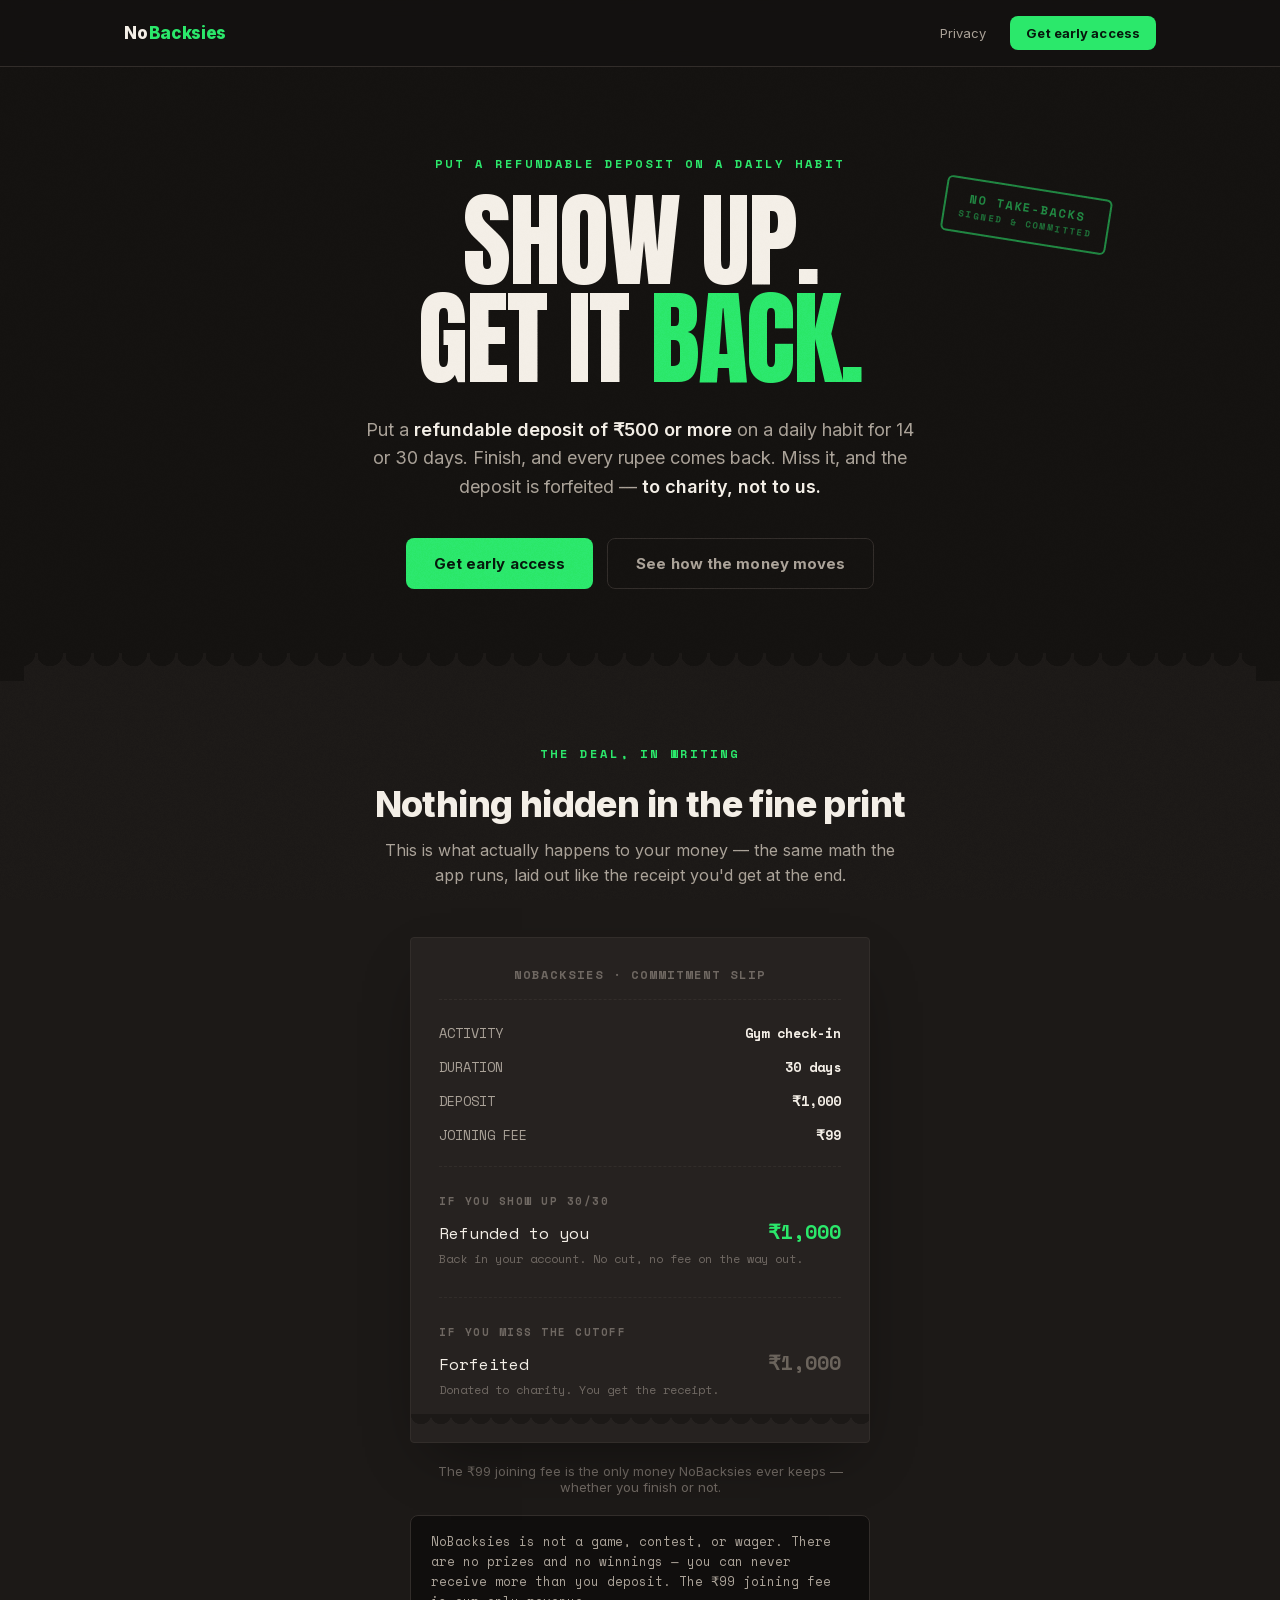
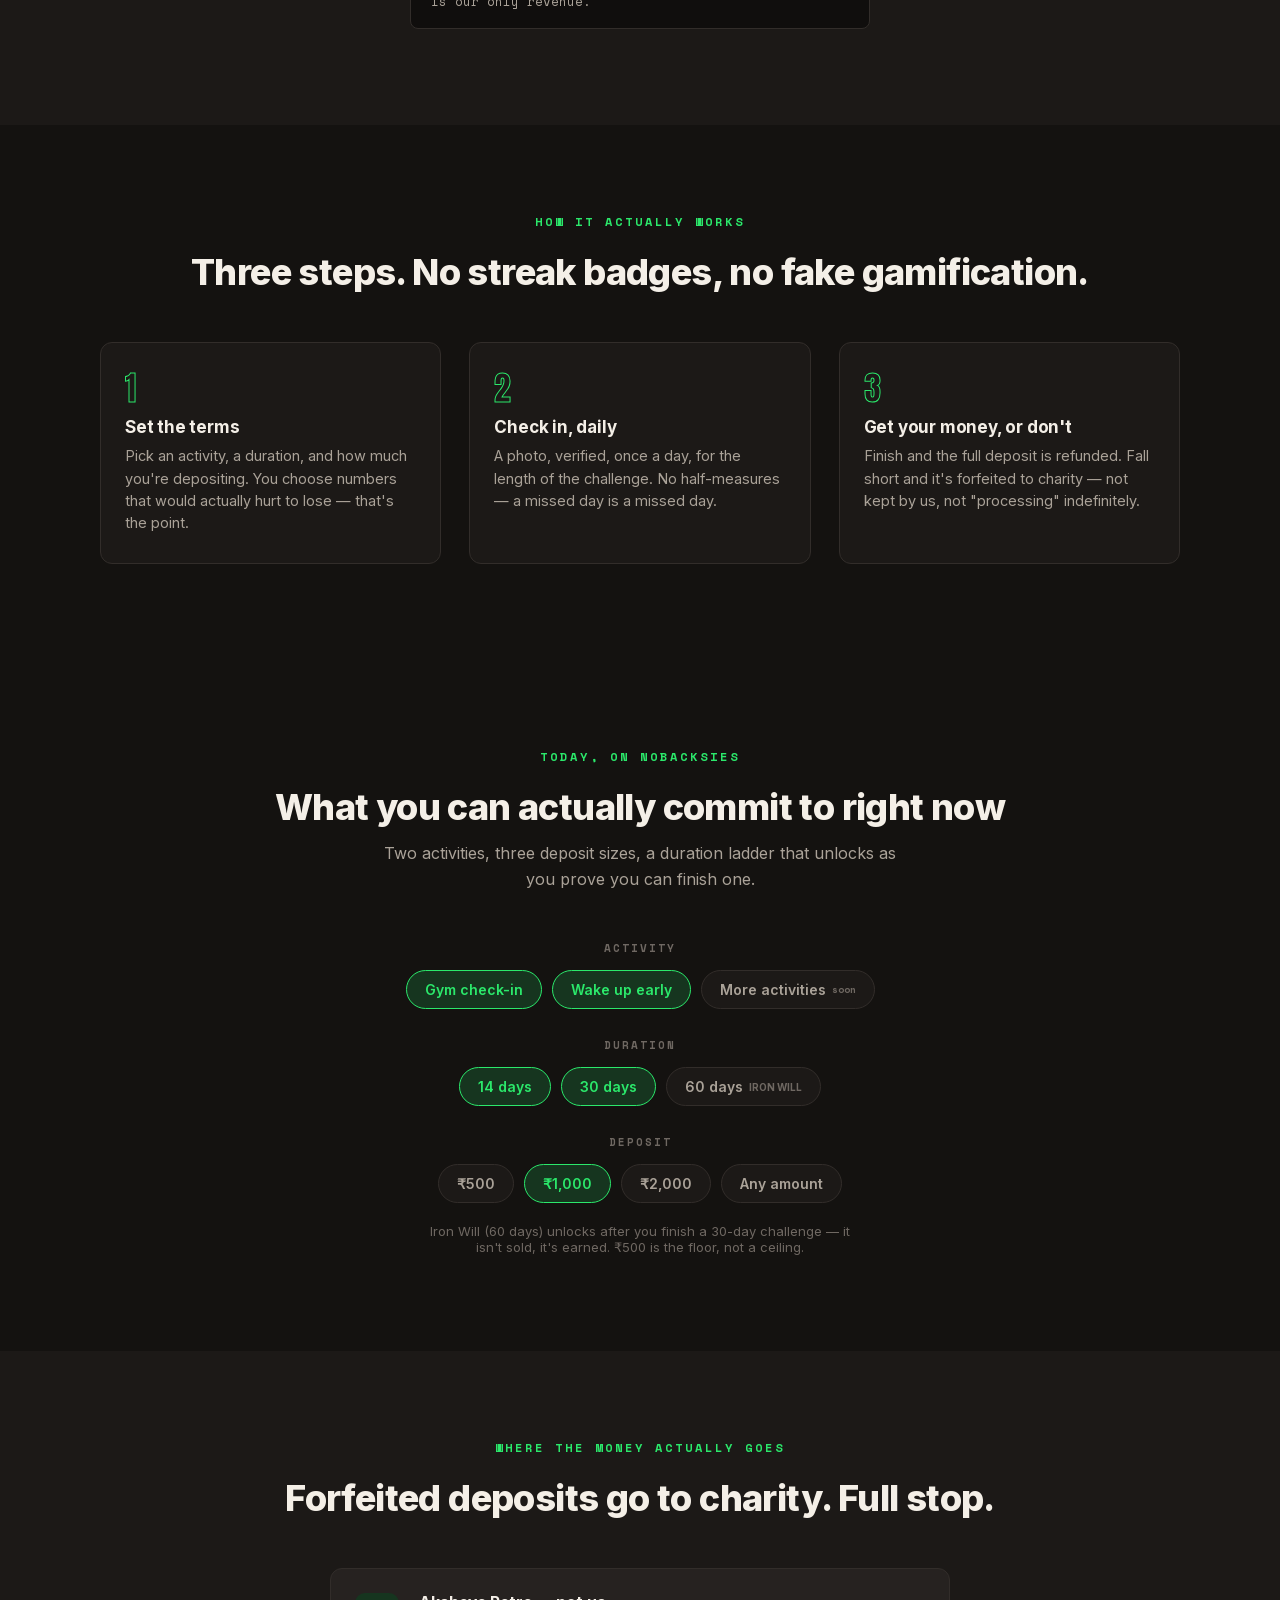
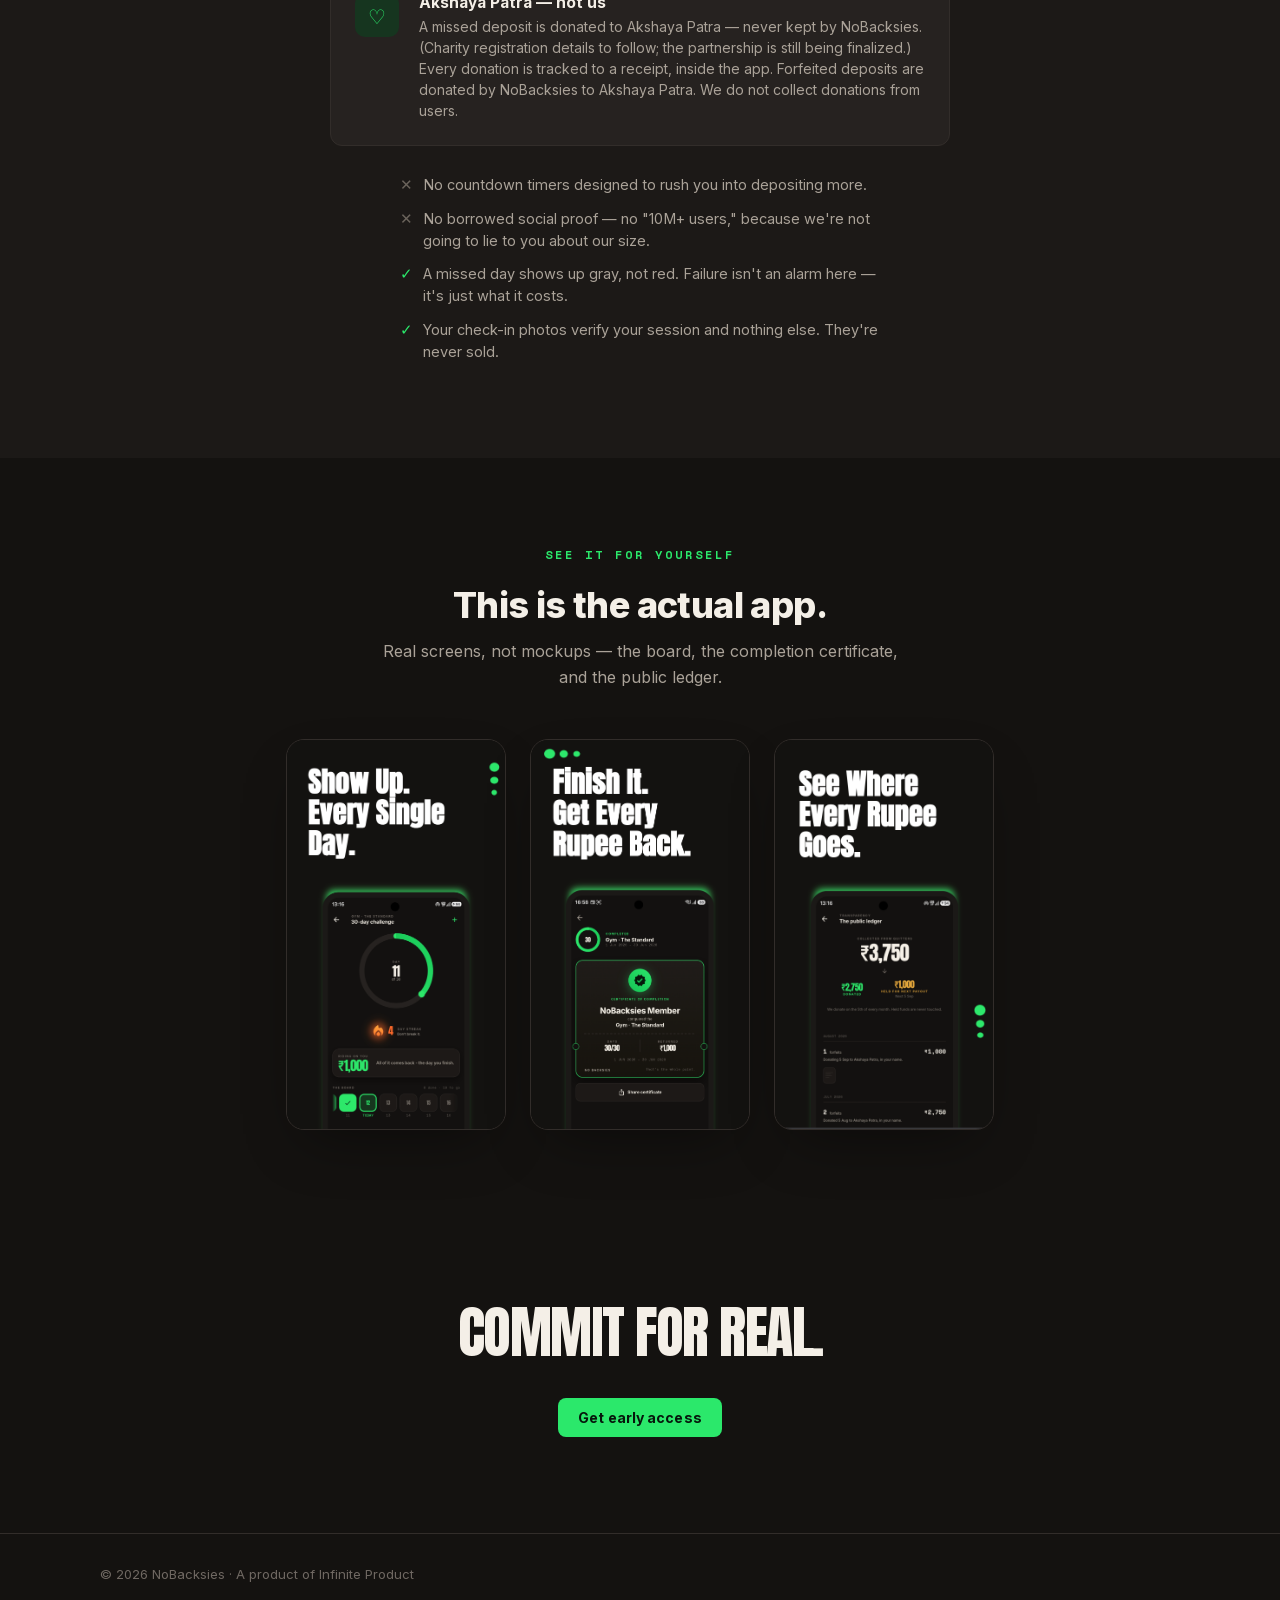
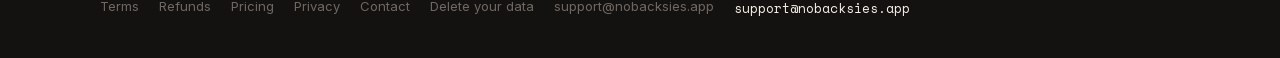
<file: index.html>
<!doctype html>
<html lang="en">
<head>
<meta charset="utf-8">
<meta name="viewport" content="width=device-width, initial-scale=1">
<title>NoBacksies — Commit for real</title>
<link rel="stylesheet" href="/styles.css">
</head>
<body>

<canvas id="grain"></canvas>

<header class="nav">
  <div class="nav-row">
    <div class="wordmark"><span class="no">No</span><span class="backsies">Backsies</span></div>
    <div class="nav-links">
      <a class="privacy" href="https://legal.nobacksies.app/">Privacy</a>
      <a class="btn btn-primary nav-cta" href="mailto:support@nobacksies.app?subject=Early%20access%20to%20NoBacksies">Get early access</a>
    </div>
  </div>
</header>

<section class="hero">
  <div class="stamp">NO TAKE-BACKS<small>SIGNED &amp; COMMITTED</small></div>
  <p class="eyebrow">Put a refundable deposit on a daily habit</p>
  <h1 class="headline">SHOW UP.<br>GET IT <span class="grn">BACK.</span></h1>
  <p class="subhead">Put a <strong>refundable deposit of ₹500 or more</strong> on a daily habit for 14 or 30 days. Finish, and every rupee comes back. Miss it, and the deposit is forfeited &mdash; <strong>to charity, not to us.</strong></p>
  <div class="hero-ctas">
    <a class="btn btn-primary" href="mailto:support@nobacksies.app?subject=Early%20access%20to%20NoBacksies">Get early access</a>
    <a class="btn btn-ghost" href="#deal">See how the money moves</a>
  </div>
  <div class="tear"></div>
</section>

<section class="deal" id="deal">
  <div class="section-inner">
    <div class="section-head">
      <p class="eyebrow">The deal, in writing</p>
      <h2 class="section-title">Nothing hidden in the fine print</h2>
      <p class="section-desc">This is what actually happens to your money &mdash; the same math the app runs, laid out like the receipt you'd get at the end.</p>
    </div>

    <div class="slip">
      <div class="slip-head">NOBACKSIES &middot; COMMITMENT SLIP</div>
      <div class="slip-row"><span class="k">ACTIVITY</span><span class="v">Gym check-in</span></div>
      <div class="slip-row"><span class="k">DURATION</span><span class="v">30 days</span></div>
      <div class="slip-row"><span class="k">DEPOSIT</span><span class="v">&#8377;1,000</span></div>
      <div class="slip-row"><span class="k">JOINING FEE</span><span class="v">&#8377;99</span></div>
      <hr class="slip-divider">
      <div class="slip-outcome win">
        <div class="oc-label">IF YOU SHOW UP 30/30</div>
        <div class="oc-row"><span>Refunded to you</span><span class="oc-amount">&#8377;1,000</span></div>
        <div class="oc-sub">Back in your account. No cut, no fee on the way out.</div>
      </div>
      <hr class="slip-divider">
      <div class="slip-outcome miss">
        <div class="oc-label">IF YOU MISS THE CUTOFF</div>
        <div class="oc-row"><span>Forfeited</span><span class="oc-amount">&#8377;1,000</span></div>
        <div class="oc-sub">Donated to charity. You get the receipt.</div>
      </div>
      <div class="slip-tear"></div>
    </div>
    <p class="deal-caption">The &#8377;99 joining fee is the only money NoBacksies ever keeps &mdash; whether you finish or not.</p>
    <p class="disclaimer">NoBacksies is not a game, contest, or wager. There are no prizes and no winnings &mdash; you can never receive more than you deposit. The &#8377;99 joining fee is our only revenue.</p>
  </div>
</section>

<section>
  <div class="section-inner">
    <div class="section-head">
      <p class="eyebrow">How it actually works</p>
      <h2 class="section-title">Three steps. No streak badges, no fake gamification.</h2>
    </div>
    <div class="steps">
      <div class="step">
        <div class="step-num">1</div>
        <h3>Set the terms</h3>
        <p>Pick an activity, a duration, and how much you're depositing. You choose numbers that would actually hurt to lose &mdash; that's the point.</p>
      </div>
      <div class="step">
        <div class="step-num">2</div>
        <h3>Check in, daily</h3>
        <p>A photo, verified, once a day, for the length of the challenge. No half-measures &mdash; a missed day is a missed day.</p>
      </div>
      <div class="step">
        <div class="step-num">3</div>
        <h3>Get your money, or don't</h3>
        <p>Finish and the full deposit is refunded. Fall short and it's forfeited to charity &mdash; not kept by us, not "processing" indefinitely.</p>
      </div>
    </div>
  </div>
</section>

<section>
  <div class="section-inner">
    <div class="section-head">
      <p class="eyebrow">Today, on NoBacksies</p>
      <h2 class="section-title">What you can actually commit to right now</h2>
      <p class="section-desc">Two activities, three deposit sizes, a duration ladder that unlocks as you prove you can finish one.</p>
    </div>
    <div class="presets">
      <div class="preset-group">
        <div class="preset-label">ACTIVITY</div>
        <div class="chips">
          <span class="chip selected">Gym check-in</span>
          <span class="chip selected">Wake up early</span>
          <span class="chip">More activities <span class="soon">soon</span></span>
        </div>
      </div>
      <div class="preset-group">
        <div class="preset-label">DURATION</div>
        <div class="chips">
          <span class="chip selected">14 days</span>
          <span class="chip selected">30 days</span>
          <span class="chip">60 days <span class="tag">IRON WILL</span></span>
        </div>
      </div>
      <div class="preset-group">
        <div class="preset-label">DEPOSIT</div>
        <div class="chips">
          <span class="chip">&#8377;500</span>
          <span class="chip selected">&#8377;1,000</span>
          <span class="chip">&#8377;2,000</span>
          <span class="chip">Any amount</span>
        </div>
      </div>
    </div>
    <p class="deal-caption">Iron Will (60 days) unlocks after you finish a 30-day challenge &mdash; it isn't sold, it's earned. &#8377;500 is the floor, not a ceiling.</p>
  </div>
</section>

<section class="transparency">
  <div class="section-inner">
    <div class="section-head">
      <p class="eyebrow">Where the money actually goes</p>
      <h2 class="section-title">Forfeited deposits go to charity. Full stop.</h2>
    </div>
    <div class="charity-card">
      <div class="charity-badge">&#9825;</div>
      <div>
        <h4>Akshaya Patra &mdash; not us</h4>
        <p>A missed deposit is donated to Akshaya Patra &mdash; never kept by NoBacksies. (Charity registration details to follow; the partnership is still being finalized.) Every donation is tracked to a receipt, inside the app. Forfeited deposits are donated by NoBacksies to Akshaya Patra. We do not collect donations from users.</p>
      </div>
    </div>
    <ul class="honesty-list">
      <li><span class="x">&#10005;</span> No countdown timers designed to rush you into depositing more.</li>
      <li><span class="x">&#10005;</span> No borrowed social proof &mdash; no "10M+ users," because we're not going to lie to you about our size.</li>
      <li><span class="ok">&#10003;</span> A missed day shows up gray, not red. Failure isn't an alarm here &mdash; it's just what it costs.</li>
      <li><span class="ok">&#10003;</span> Your check-in photos verify your session and nothing else. They're never sold.</li>
    </ul>
  </div>
</section>

<section>
  <div class="section-inner">
    <div class="section-head">
      <p class="eyebrow">See it for yourself</p>
      <h2 class="section-title">This is the actual app.</h2>
      <p class="section-desc">Real screens, not mockups &mdash; the board, the completion certificate, and the public ledger.</p>
    </div>
    <div class="screens">
      <img src="/screenshots/board.png" alt="NoBacksies daily check-in board showing day 11 of 30, a 4-day streak, and ₹1,000 riding on the challenge" loading="lazy">
      <img src="/screenshots/certificate.png" alt="NoBacksies certificate of completion showing 30/30 days and ₹1,000 returned" loading="lazy">
      <img src="/screenshots/transparency.png" alt="NoBacksies public ledger showing forfeited deposits collected and donated to Akshaya Patra" loading="lazy">
    </div>
  </div>
</section>

<section class="final-cta">
  <div class="section-inner">
    <h2>COMMIT FOR REAL.</h2>
    <a class="btn btn-primary" href="mailto:support@nobacksies.app?subject=Early%20access%20to%20NoBacksies">Get early access</a>
  </div>
</section>

<footer>
  <div class="footer-row">
    <span>&copy; 2026 NoBacksies &middot; A product of Infinite Product</span>
    <div class="footer-links">
      <a href="/terms/">Terms</a>
      <a href="/refunds/">Refunds</a>
      <a href="/pricing/">Pricing</a>
      <a href="https://legal.nobacksies.app/">Privacy</a>
      <a href="/contact/">Contact</a>
      <a href="https://legal.nobacksies.app/delete-account.html">Delete your data</a>
      <a href="mailto:support@nobacksies.app">support@nobacksies.app</a>
      <span class="plain-email">support@nobacksies.app</span>
    </div>
  </div>
</footer>

<script>
(function() {
  var canvas = document.getElementById('grain');
  var ctx = canvas.getContext('2d');
  function size() {
    canvas.width = window.innerWidth;
    canvas.height = window.innerHeight;
  }
  function paint() {
    size();
    var w = canvas.width, h = canvas.height;
    var imageData = ctx.createImageData(w, h);
    var buffer = new Uint32Array(imageData.data.buffer);
    for (var i = 0; i < buffer.length; i++) {
      var v = Math.random() * 255 | 0;
      buffer[i] = (255 << 24) | (v << 16) | (v << 8) | v;
    }
    ctx.putImageData(imageData, 0, 0);
  }
  if (!window.matchMedia('(prefers-reduced-motion: reduce)').matches) {
    paint();
  }
  window.addEventListener('resize', function() {
    if (!window.matchMedia('(prefers-reduced-motion: reduce)').matches) paint();
  });
})();
</script>

</body>
</html>
</file>
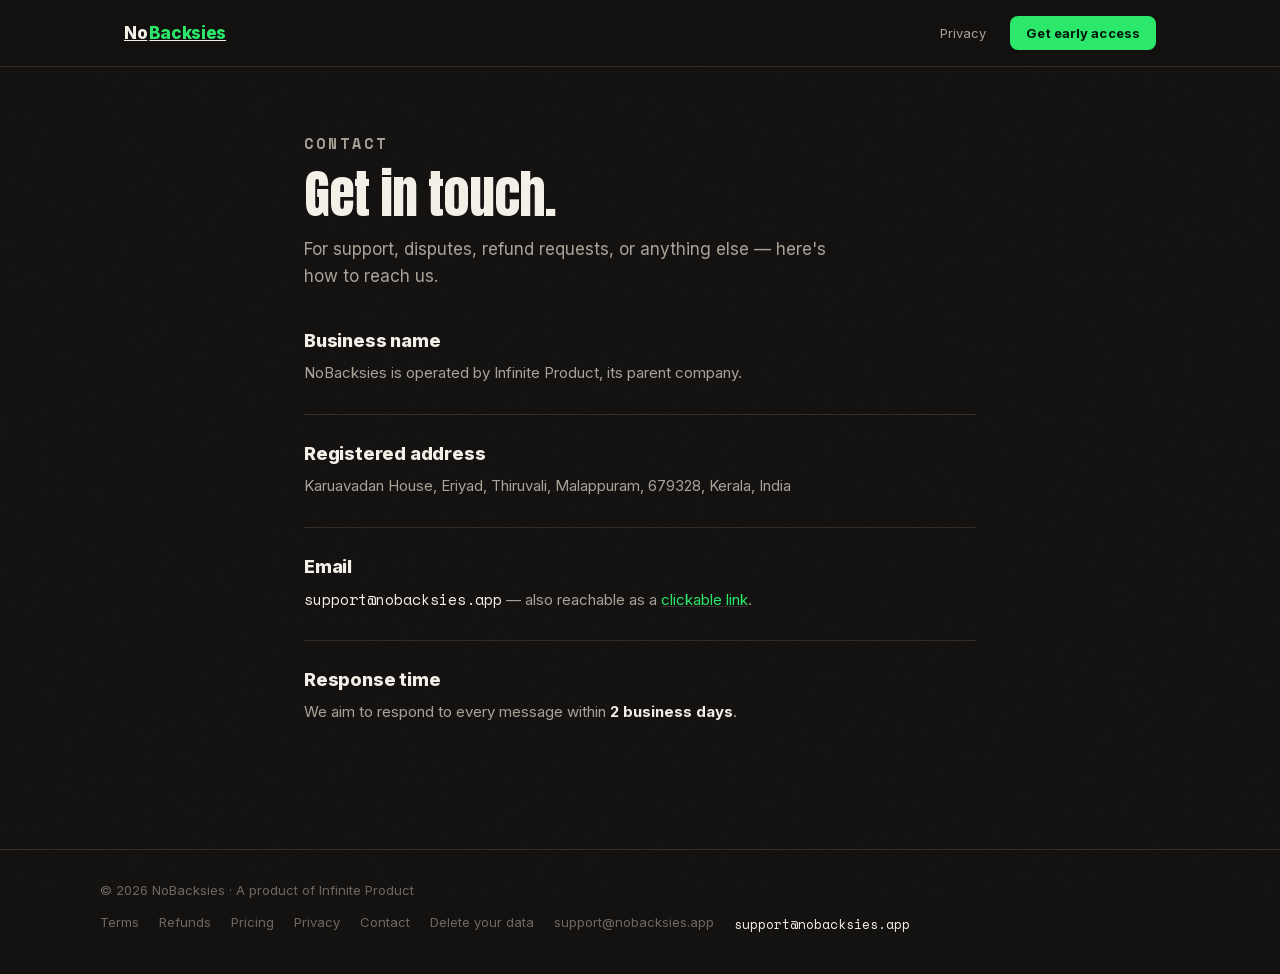
<file: contact/index.html>
<!doctype html>
<html lang="en">
<head>
<meta charset="utf-8">
<meta name="viewport" content="width=device-width, initial-scale=1">
<title>Contact — NoBacksies</title>
<link rel="stylesheet" href="/styles.css">
</head>
<body>

<canvas id="grain"></canvas>

<header class="nav">
  <div class="nav-row">
    <a href="/" class="wordmark"><span class="no">No</span><span class="backsies">Backsies</span></a>
    <div class="nav-links">
      <a class="privacy" href="https://legal.nobacksies.app/">Privacy</a>
      <a class="btn btn-primary nav-cta" href="mailto:support@nobacksies.app?subject=Early%20access%20to%20NoBacksies">Get early access</a>
    </div>
  </div>
</header>

<main class="legal-main">
  <p class="eyebrow">Contact</p>
  <h1>Get in touch.</h1>
  <p class="intro">
    For support, disputes, refund requests, or anything else &mdash; here's how to reach
    us.
  </p>

  <section>
    <h2>Business name</h2>
    <p>NoBacksies is operated by Infinite Product, its parent company.</p>
  </section>

  <section>
    <h2>Registered address</h2>
    <p>Karuavadan House, Eriyad, Thiruvali, Malappuram, 679328, Kerala, India</p>
  </section>

  <section>
    <h2>Email</h2>
    <p>
      <span class="plain-email">support@nobacksies.app</span>
      &mdash; also reachable as a
      <a href="mailto:support@nobacksies.app">clickable link</a>.
    </p>
  </section>

  <section>
    <h2>Response time</h2>
    <p>We aim to respond to every message within <strong>2 business days</strong>.</p>
  </section>
</main>

<footer>
  <div class="footer-row">
    <span>&copy; 2026 NoBacksies &middot; A product of Infinite Product</span>
    <div class="footer-links">
      <a href="/terms/">Terms</a>
      <a href="/refunds/">Refunds</a>
      <a href="/pricing/">Pricing</a>
      <a href="https://legal.nobacksies.app/">Privacy</a>
      <a href="/contact/">Contact</a>
      <a href="https://legal.nobacksies.app/delete-account.html">Delete your data</a>
      <a href="mailto:support@nobacksies.app">support@nobacksies.app</a>
      <span class="plain-email">support@nobacksies.app</span>
    </div>
  </div>
</footer>

<script>
(function() {
  var canvas = document.getElementById('grain');
  var ctx = canvas.getContext('2d');
  function size() {
    canvas.width = window.innerWidth;
    canvas.height = window.innerHeight;
  }
  function paint() {
    size();
    var w = canvas.width, h = canvas.height;
    var imageData = ctx.createImageData(w, h);
    var buffer = new Uint32Array(imageData.data.buffer);
    for (var i = 0; i < buffer.length; i++) {
      var v = Math.random() * 255 | 0;
      buffer[i] = (255 << 24) | (v << 16) | (v << 8) | v;
    }
    ctx.putImageData(imageData, 0, 0);
  }
  if (!window.matchMedia('(prefers-reduced-motion: reduce)').matches) {
    paint();
  }
  window.addEventListener('resize', function() {
    if (!window.matchMedia('(prefers-reduced-motion: reduce)').matches) paint();
  });
})();
</script>

</body>
</html>
</file>
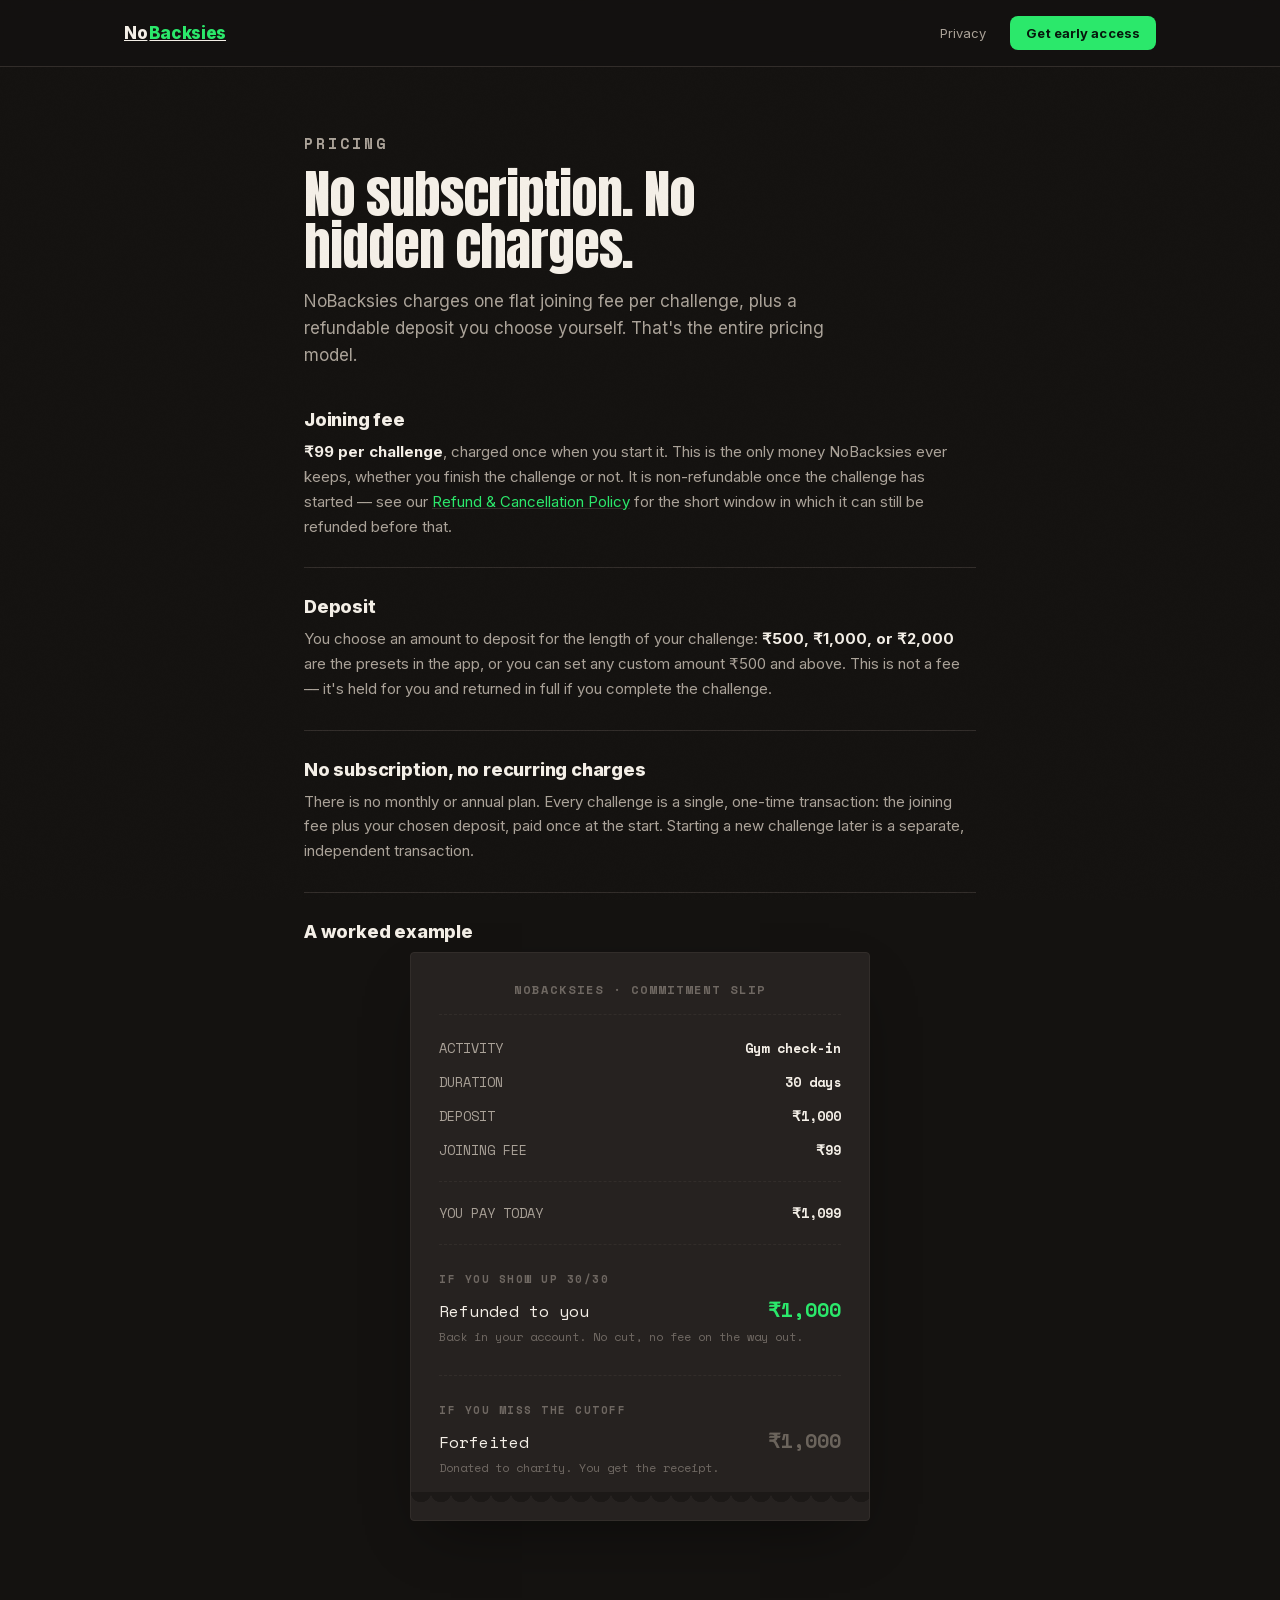
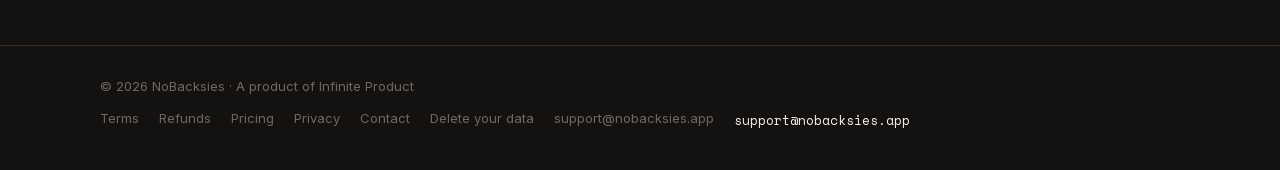
<file: pricing/index.html>
<!doctype html>
<html lang="en">
<head>
<meta charset="utf-8">
<meta name="viewport" content="width=device-width, initial-scale=1">
<title>Pricing — NoBacksies</title>
<link rel="stylesheet" href="/styles.css">
</head>
<body>

<canvas id="grain"></canvas>

<header class="nav">
  <div class="nav-row">
    <a href="/" class="wordmark"><span class="no">No</span><span class="backsies">Backsies</span></a>
    <div class="nav-links">
      <a class="privacy" href="https://legal.nobacksies.app/">Privacy</a>
      <a class="btn btn-primary nav-cta" href="mailto:support@nobacksies.app?subject=Early%20access%20to%20NoBacksies">Get early access</a>
    </div>
  </div>
</header>

<main class="legal-main">
  <p class="eyebrow">Pricing</p>
  <h1>No subscription. No hidden charges.</h1>
  <p class="intro">
    NoBacksies charges one flat joining fee per challenge, plus a refundable deposit you
    choose yourself. That's the entire pricing model.
  </p>

  <section>
    <h2>Joining fee</h2>
    <p>
      <strong>&#8377;99 per challenge</strong>, charged once when you start it. This is the
      only money NoBacksies ever keeps, whether you finish the challenge or not. It is
      non-refundable once the challenge has started &mdash; see our
      <a href="/refunds/">Refund &amp; Cancellation Policy</a> for the short window in
      which it can still be refunded before that.
    </p>
  </section>

  <section>
    <h2>Deposit</h2>
    <p>
      You choose an amount to deposit for the length of your challenge: <strong>&#8377;500,
      &#8377;1,000, or &#8377;2,000</strong> are the presets in the app, or you can set any
      custom amount &#8377;500 and above. This is not a fee &mdash; it's held for you and
      returned in full if you complete the challenge.
    </p>
  </section>

  <section>
    <h2>No subscription, no recurring charges</h2>
    <p>
      There is no monthly or annual plan. Every challenge is a single, one-time
      transaction: the joining fee plus your chosen deposit, paid once at the start.
      Starting a new challenge later is a separate, independent transaction.
    </p>
  </section>

  <section>
    <h2>A worked example</h2>
    <div class="slip">
      <div class="slip-head">NOBACKSIES &middot; COMMITMENT SLIP</div>
      <div class="slip-row"><span class="k">ACTIVITY</span><span class="v">Gym check-in</span></div>
      <div class="slip-row"><span class="k">DURATION</span><span class="v">30 days</span></div>
      <div class="slip-row"><span class="k">DEPOSIT</span><span class="v">&#8377;1,000</span></div>
      <div class="slip-row"><span class="k">JOINING FEE</span><span class="v">&#8377;99</span></div>
      <hr class="slip-divider">
      <div class="slip-row lead"><span class="k">YOU PAY TODAY</span><span class="v">&#8377;1,099</span></div>
      <hr class="slip-divider">
      <div class="slip-outcome win">
        <div class="oc-label">IF YOU SHOW UP 30/30</div>
        <div class="oc-row"><span>Refunded to you</span><span class="oc-amount">&#8377;1,000</span></div>
        <div class="oc-sub">Back in your account. No cut, no fee on the way out.</div>
      </div>
      <hr class="slip-divider">
      <div class="slip-outcome miss">
        <div class="oc-label">IF YOU MISS THE CUTOFF</div>
        <div class="oc-row"><span>Forfeited</span><span class="oc-amount">&#8377;1,000</span></div>
        <div class="oc-sub">Donated to charity. You get the receipt.</div>
      </div>
      <div class="slip-tear"></div>
    </div>
  </section>
</main>

<footer>
  <div class="footer-row">
    <span>&copy; 2026 NoBacksies &middot; A product of Infinite Product</span>
    <div class="footer-links">
      <a href="/terms/">Terms</a>
      <a href="/refunds/">Refunds</a>
      <a href="/pricing/">Pricing</a>
      <a href="https://legal.nobacksies.app/">Privacy</a>
      <a href="/contact/">Contact</a>
      <a href="https://legal.nobacksies.app/delete-account.html">Delete your data</a>
      <a href="mailto:support@nobacksies.app">support@nobacksies.app</a>
      <span class="plain-email">support@nobacksies.app</span>
    </div>
  </div>
</footer>

<script>
(function() {
  var canvas = document.getElementById('grain');
  var ctx = canvas.getContext('2d');
  function size() {
    canvas.width = window.innerWidth;
    canvas.height = window.innerHeight;
  }
  function paint() {
    size();
    var w = canvas.width, h = canvas.height;
    var imageData = ctx.createImageData(w, h);
    var buffer = new Uint32Array(imageData.data.buffer);
    for (var i = 0; i < buffer.length; i++) {
      var v = Math.random() * 255 | 0;
      buffer[i] = (255 << 24) | (v << 16) | (v << 8) | v;
    }
    ctx.putImageData(imageData, 0, 0);
  }
  if (!window.matchMedia('(prefers-reduced-motion: reduce)').matches) {
    paint();
  }
  window.addEventListener('resize', function() {
    if (!window.matchMedia('(prefers-reduced-motion: reduce)').matches) paint();
  });
})();
</script>

</body>
</html>
</file>
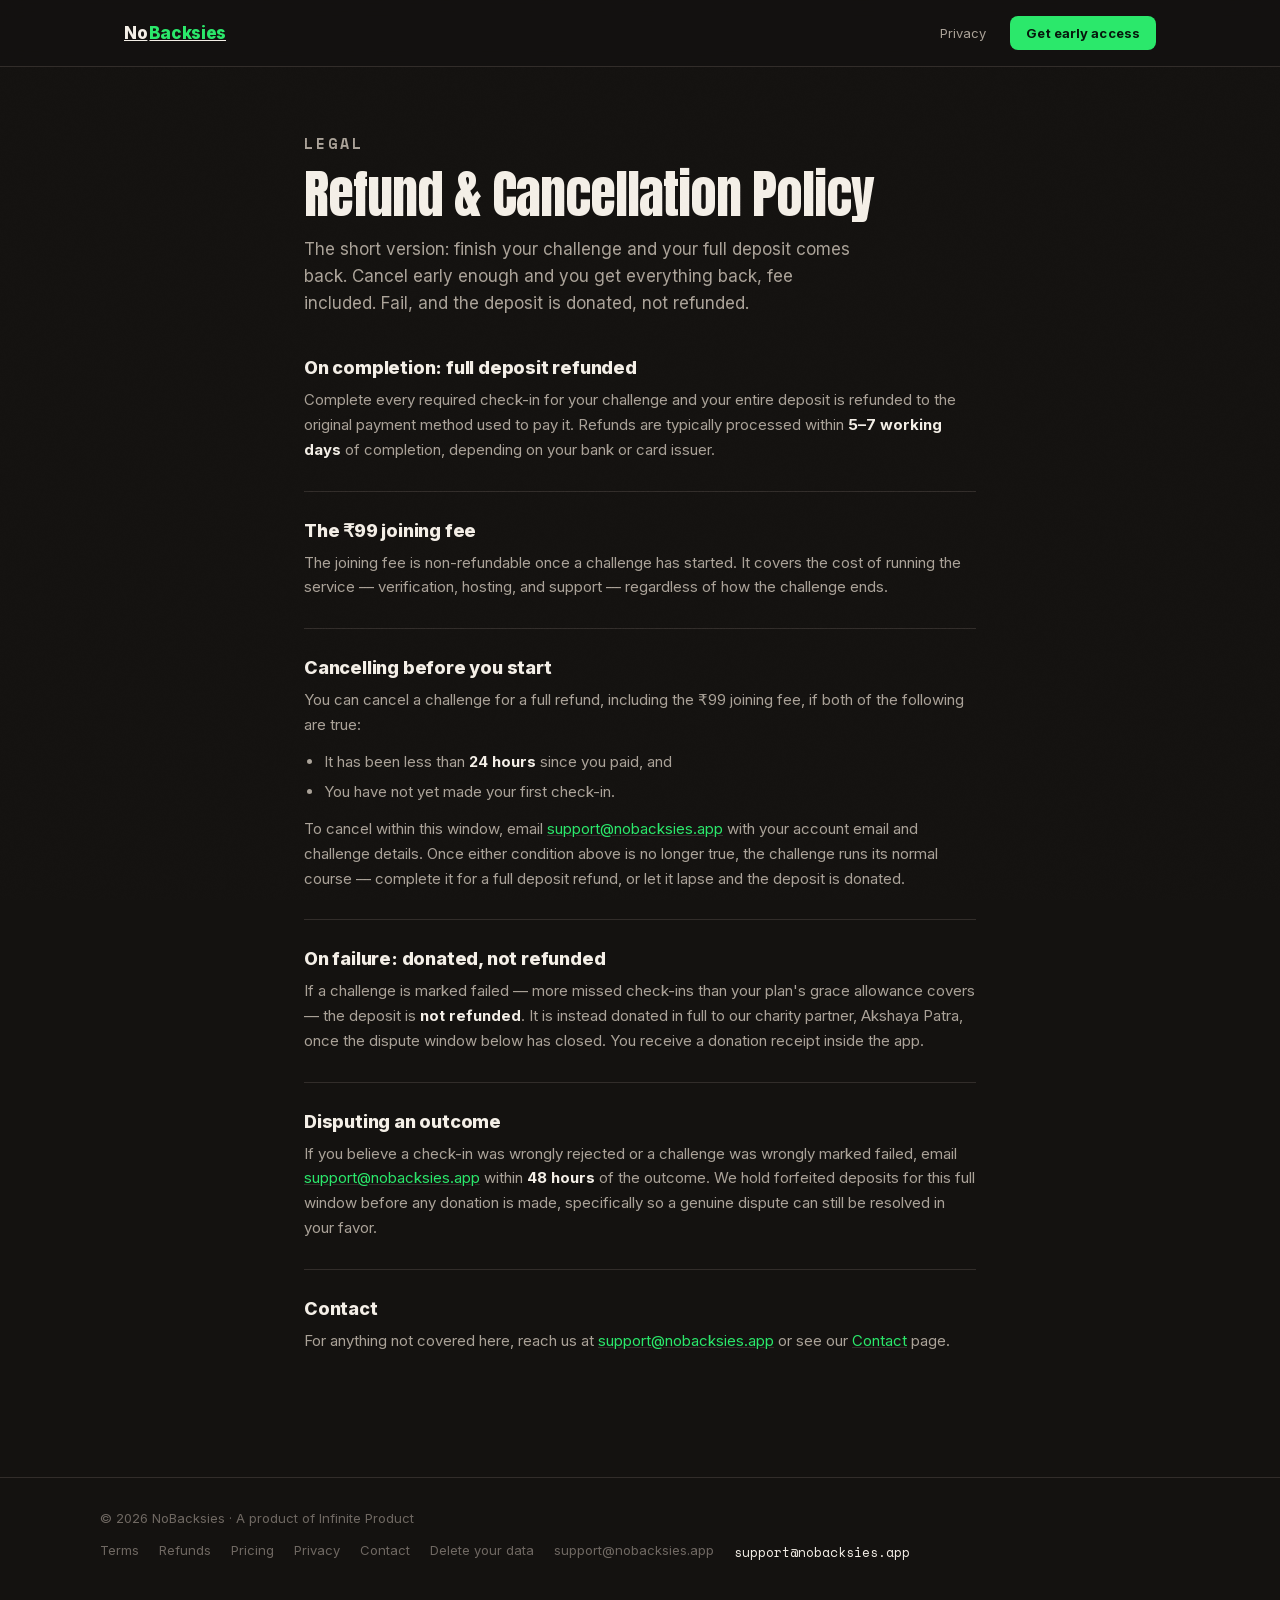
<file: refunds/index.html>
<!doctype html>
<html lang="en">
<head>
<meta charset="utf-8">
<meta name="viewport" content="width=device-width, initial-scale=1">
<title>Refund &amp; Cancellation Policy — NoBacksies</title>
<link rel="stylesheet" href="/styles.css">
</head>
<body>

<canvas id="grain"></canvas>

<header class="nav">
  <div class="nav-row">
    <a href="/" class="wordmark"><span class="no">No</span><span class="backsies">Backsies</span></a>
    <div class="nav-links">
      <a class="privacy" href="https://legal.nobacksies.app/">Privacy</a>
      <a class="btn btn-primary nav-cta" href="mailto:support@nobacksies.app?subject=Early%20access%20to%20NoBacksies">Get early access</a>
    </div>
  </div>
</header>

<main class="legal-main">
  <p class="eyebrow">Legal</p>
  <h1>Refund &amp; Cancellation Policy</h1>
  <p class="intro">
    The short version: finish your challenge and your full deposit comes back. Cancel
    early enough and you get everything back, fee included. Fail, and the deposit is
    donated, not refunded.
  </p>

  <section>
    <h2>On completion: full deposit refunded</h2>
    <p>
      Complete every required check-in for your challenge and your entire deposit is
      refunded to the original payment method used to pay it. Refunds are typically
      processed within <strong>5&ndash;7 working days</strong> of completion, depending on
      your bank or card issuer.
    </p>
  </section>

  <section>
    <h2>The &#8377;99 joining fee</h2>
    <p>
      The joining fee is non-refundable once a challenge has started. It covers the cost
      of running the service &mdash; verification, hosting, and support &mdash; regardless
      of how the challenge ends.
    </p>
  </section>

  <section>
    <h2>Cancelling before you start</h2>
    <p>
      You can cancel a challenge for a full refund, including the &#8377;99 joining fee, if
      both of the following are true:
    </p>
    <ul>
      <li>It has been less than <strong>24 hours</strong> since you paid, and</li>
      <li>You have not yet made your first check-in.</li>
    </ul>
    <p>
      To cancel within this window, email <a href="mailto:support@nobacksies.app">support@nobacksies.app</a>
      with your account email and challenge details. Once either condition above is no
      longer true, the challenge runs its normal course &mdash; complete it for a full
      deposit refund, or let it lapse and the deposit is donated.
    </p>
  </section>

  <section>
    <h2>On failure: donated, not refunded</h2>
    <p>
      If a challenge is marked failed &mdash; more missed check-ins than your plan's grace
      allowance covers &mdash; the deposit is <strong>not refunded</strong>. It is instead
      donated in full to our charity partner, Akshaya Patra, once the dispute window below
      has closed. You receive a donation receipt inside the app.
    </p>
  </section>

  <section>
    <h2>Disputing an outcome</h2>
    <p>
      If you believe a check-in was wrongly rejected or a challenge was wrongly marked
      failed, email <a href="mailto:support@nobacksies.app">support@nobacksies.app</a>
      within <strong>48 hours</strong> of the outcome. We hold forfeited deposits for this
      full window before any donation is made, specifically so a genuine dispute can still
      be resolved in your favor.
    </p>
  </section>

  <section>
    <h2>Contact</h2>
    <p>
      For anything not covered here, reach us at
      <a href="mailto:support@nobacksies.app">support@nobacksies.app</a> or see our
      <a href="/contact/">Contact</a> page.
    </p>
  </section>
</main>

<footer>
  <div class="footer-row">
    <span>&copy; 2026 NoBacksies &middot; A product of Infinite Product</span>
    <div class="footer-links">
      <a href="/terms/">Terms</a>
      <a href="/refunds/">Refunds</a>
      <a href="/pricing/">Pricing</a>
      <a href="https://legal.nobacksies.app/">Privacy</a>
      <a href="/contact/">Contact</a>
      <a href="https://legal.nobacksies.app/delete-account.html">Delete your data</a>
      <a href="mailto:support@nobacksies.app">support@nobacksies.app</a>
      <span class="plain-email">support@nobacksies.app</span>
    </div>
  </div>
</footer>

<script>
(function() {
  var canvas = document.getElementById('grain');
  var ctx = canvas.getContext('2d');
  function size() {
    canvas.width = window.innerWidth;
    canvas.height = window.innerHeight;
  }
  function paint() {
    size();
    var w = canvas.width, h = canvas.height;
    var imageData = ctx.createImageData(w, h);
    var buffer = new Uint32Array(imageData.data.buffer);
    for (var i = 0; i < buffer.length; i++) {
      var v = Math.random() * 255 | 0;
      buffer[i] = (255 << 24) | (v << 16) | (v << 8) | v;
    }
    ctx.putImageData(imageData, 0, 0);
  }
  if (!window.matchMedia('(prefers-reduced-motion: reduce)').matches) {
    paint();
  }
  window.addEventListener('resize', function() {
    if (!window.matchMedia('(prefers-reduced-motion: reduce)').matches) paint();
  });
})();
</script>

</body>
</html>
</file>
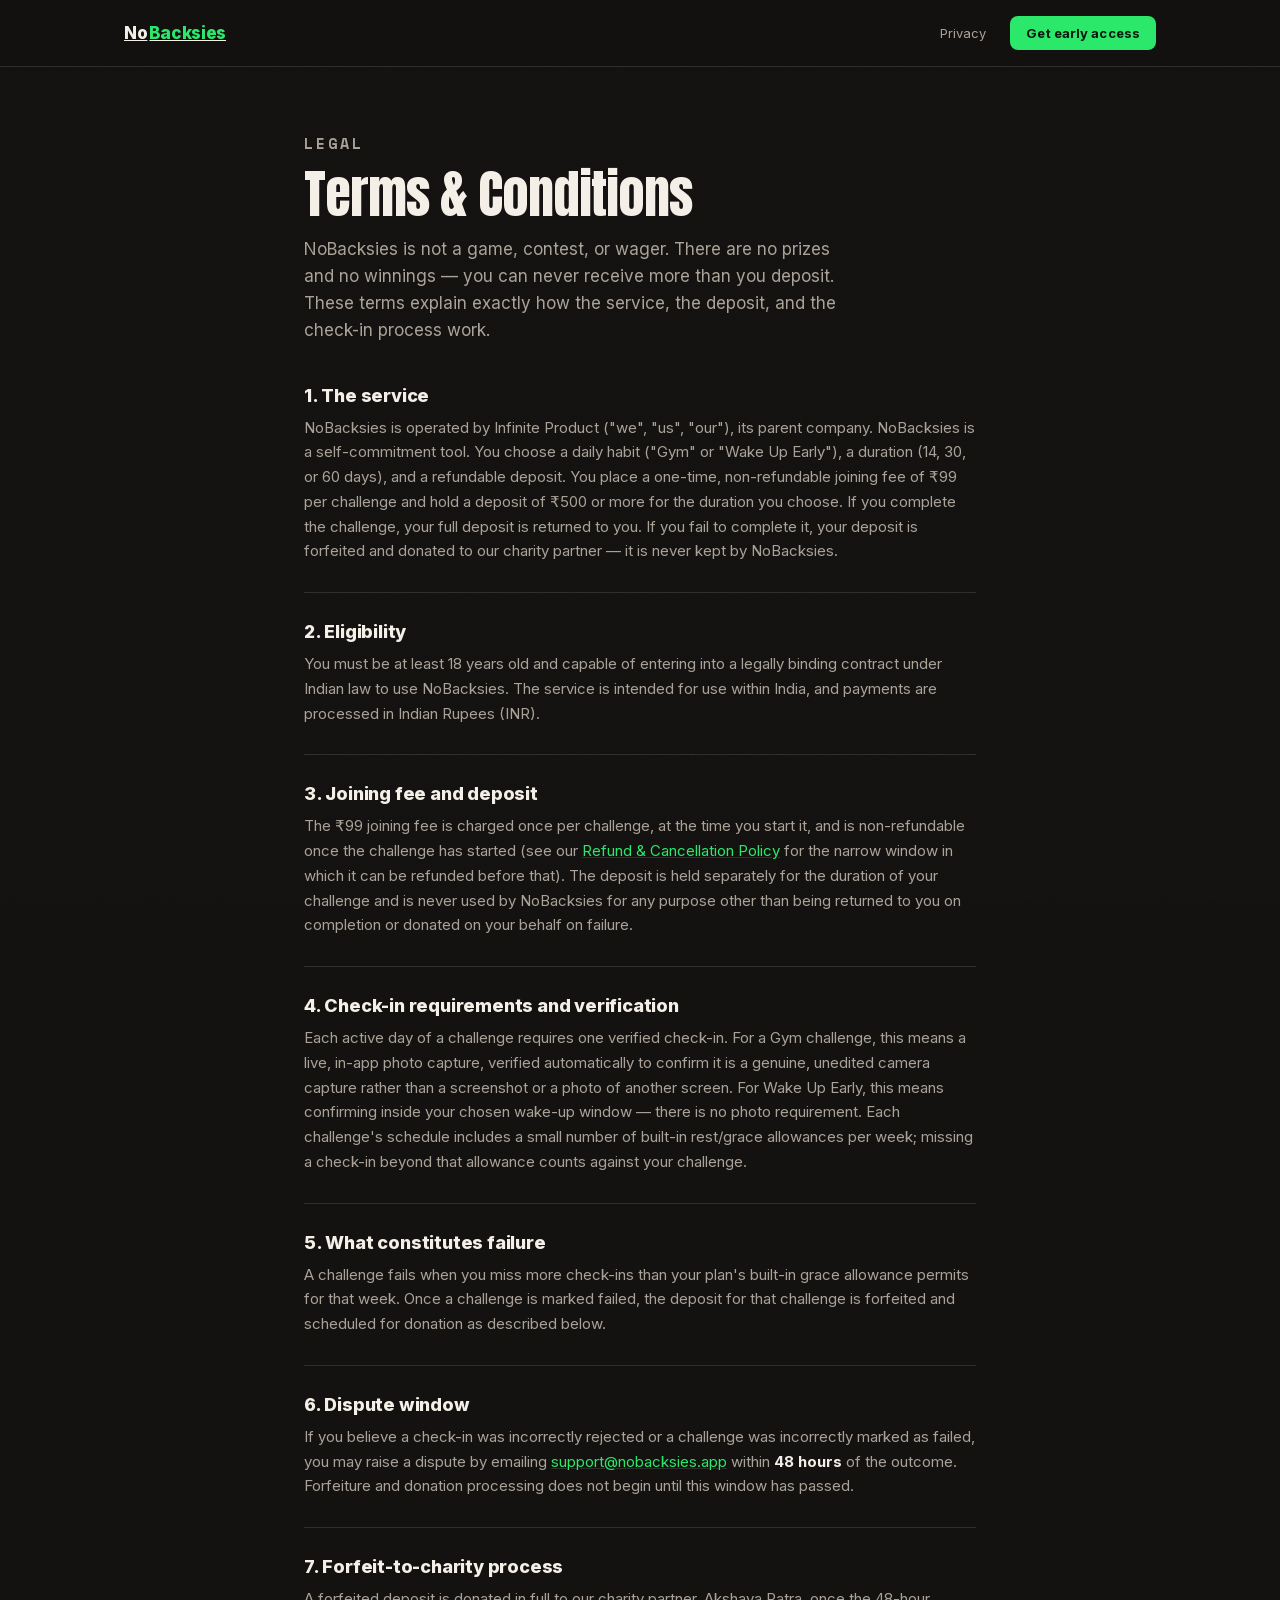
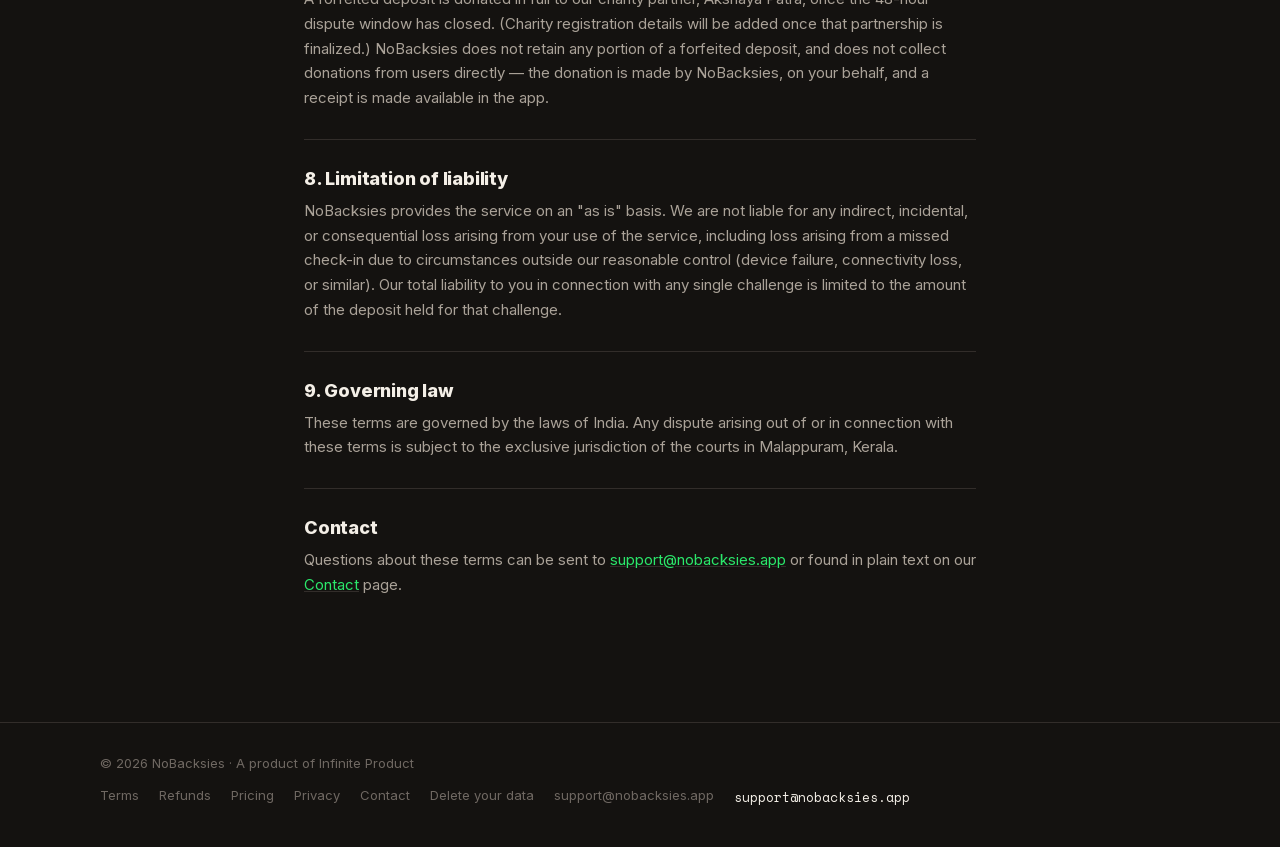
<file: terms/index.html>
<!doctype html>
<html lang="en">
<head>
<meta charset="utf-8">
<meta name="viewport" content="width=device-width, initial-scale=1">
<title>Terms &amp; Conditions — NoBacksies</title>
<link rel="stylesheet" href="/styles.css">
</head>
<body>

<canvas id="grain"></canvas>

<header class="nav">
  <div class="nav-row">
    <a href="/" class="wordmark"><span class="no">No</span><span class="backsies">Backsies</span></a>
    <div class="nav-links">
      <a class="privacy" href="https://legal.nobacksies.app/">Privacy</a>
      <a class="btn btn-primary nav-cta" href="mailto:support@nobacksies.app?subject=Early%20access%20to%20NoBacksies">Get early access</a>
    </div>
  </div>
</header>

<main class="legal-main">
  <p class="eyebrow">Legal</p>
  <h1>Terms &amp; Conditions</h1>
  <p class="intro">
    NoBacksies is not a game, contest, or wager. There are no prizes and no winnings &mdash;
    you can never receive more than you deposit. These terms explain exactly how the
    service, the deposit, and the check-in process work.
  </p>

  <section>
    <h2>1. The service</h2>
    <p>
      NoBacksies is operated by Infinite Product ("we", "us", "our"), its parent company.
      NoBacksies is a self-commitment tool. You choose a daily habit ("Gym" or "Wake Up
      Early"), a duration (14, 30, or 60 days), and a refundable deposit. You place a
      one-time, non-refundable joining fee of &#8377;99 per challenge and hold a deposit of
      &#8377;500 or more for the duration you choose. If you complete the challenge, your
      full deposit is returned to you. If you fail to complete it, your deposit is
      forfeited and donated to our charity partner &mdash; it is never kept by NoBacksies.
    </p>
  </section>

  <section>
    <h2>2. Eligibility</h2>
    <p>
      You must be at least 18 years old and capable of entering into a legally binding
      contract under Indian law to use NoBacksies. The service is intended for use within
      India, and payments are processed in Indian Rupees (INR).
    </p>
  </section>

  <section>
    <h2>3. Joining fee and deposit</h2>
    <p>
      The &#8377;99 joining fee is charged once per challenge, at the time you start it, and
      is non-refundable once the challenge has started (see our
      <a href="/refunds/">Refund &amp; Cancellation Policy</a> for the narrow window in
      which it can be refunded before that). The deposit is held separately for the
      duration of your challenge and is never used by NoBacksies for any purpose other
      than being returned to you on completion or donated on your behalf on failure.
    </p>
  </section>

  <section>
    <h2>4. Check-in requirements and verification</h2>
    <p>
      Each active day of a challenge requires one verified check-in. For a Gym challenge,
      this means a live, in-app photo capture, verified automatically to confirm it is a
      genuine, unedited camera capture rather than a screenshot or a photo of another
      screen. For Wake Up Early, this means confirming inside your chosen wake-up window
      &mdash; there is no photo requirement. Each challenge's schedule includes a small
      number of built-in rest/grace allowances per week; missing a check-in beyond that
      allowance counts against your challenge.
    </p>
  </section>

  <section>
    <h2>5. What constitutes failure</h2>
    <p>
      A challenge fails when you miss more check-ins than your plan's built-in grace
      allowance permits for that week. Once a challenge is marked failed, the deposit for
      that challenge is forfeited and scheduled for donation as described below.
    </p>
  </section>

  <section>
    <h2>6. Dispute window</h2>
    <p>
      If you believe a check-in was incorrectly rejected or a challenge was incorrectly
      marked as failed, you may raise a dispute by emailing
      <a href="mailto:support@nobacksies.app">support@nobacksies.app</a> within
      <strong>48 hours</strong> of the outcome. Forfeiture and donation processing does not
      begin until this window has passed.
    </p>
  </section>

  <section>
    <h2>7. Forfeit-to-charity process</h2>
    <p>
      A forfeited deposit is donated in full to our charity partner, Akshaya Patra,
      once the 48-hour dispute window has closed. (Charity registration details will
      be added once that partnership is finalized.)
      NoBacksies does not retain any portion of a forfeited deposit, and does not collect
      donations from users directly &mdash; the donation is made by NoBacksies, on your
      behalf, and a receipt is made available in the app.
    </p>
  </section>

  <section>
    <h2>8. Limitation of liability</h2>
    <p>
      NoBacksies provides the service on an "as is" basis. We are not liable for any
      indirect, incidental, or consequential loss arising from your use of the service,
      including loss arising from a missed check-in due to circumstances outside our
      reasonable control (device failure, connectivity loss, or similar). Our total
      liability to you in connection with any single challenge is limited to the amount of
      the deposit held for that challenge.
    </p>
  </section>

  <section>
    <h2>9. Governing law</h2>
    <p>
      These terms are governed by the laws of India. Any dispute arising out of or in
      connection with these terms is subject to the exclusive jurisdiction of the courts
      in Malappuram, Kerala.
    </p>
  </section>

  <section>
    <h2>Contact</h2>
    <p>
      Questions about these terms can be sent to
      <a href="mailto:support@nobacksies.app">support@nobacksies.app</a> or found in plain
      text on our <a href="/contact/">Contact</a> page.
    </p>
  </section>
</main>

<footer>
  <div class="footer-row">
    <span>&copy; 2026 NoBacksies &middot; A product of Infinite Product</span>
    <div class="footer-links">
      <a href="/terms/">Terms</a>
      <a href="/refunds/">Refunds</a>
      <a href="/pricing/">Pricing</a>
      <a href="https://legal.nobacksies.app/">Privacy</a>
      <a href="/contact/">Contact</a>
      <a href="https://legal.nobacksies.app/delete-account.html">Delete your data</a>
      <a href="mailto:support@nobacksies.app">support@nobacksies.app</a>
      <span class="plain-email">support@nobacksies.app</span>
    </div>
  </div>
</footer>

<script>
(function() {
  var canvas = document.getElementById('grain');
  var ctx = canvas.getContext('2d');
  function size() {
    canvas.width = window.innerWidth;
    canvas.height = window.innerHeight;
  }
  function paint() {
    size();
    var w = canvas.width, h = canvas.height;
    var imageData = ctx.createImageData(w, h);
    var buffer = new Uint32Array(imageData.data.buffer);
    for (var i = 0; i < buffer.length; i++) {
      var v = Math.random() * 255 | 0;
      buffer[i] = (255 << 24) | (v << 16) | (v << 8) | v;
    }
    ctx.putImageData(imageData, 0, 0);
  }
  if (!window.matchMedia('(prefers-reduced-motion: reduce)').matches) {
    paint();
  }
  window.addEventListener('resize', function() {
    if (!window.matchMedia('(prefers-reduced-motion: reduce)').matches) paint();
  });
})();
</script>

</body>
</html>
</file>
<file: styles.css>
@font-face {
  font-family: 'Anton';
  font-style: normal;
  font-weight: 400;
  src: url([data-uri]) format('woff2');
  font-display: swap;
}
@font-face {
  font-family: 'Inter';
  font-style: normal;
  font-weight: 400 800;
  src: url([data-uri]) format('woff2');
  font-display: swap;
}
@font-face {
  font-family: 'Space Mono';
  font-style: normal;
  font-weight: 400;
  src: url([data-uri]) format('woff2');
  font-display: swap;
}
@font-face {
  font-family: 'Space Mono';
  font-style: normal;
  font-weight: 700;
  src: url([data-uri]) format('woff2');
  font-display: swap;
}

:root {
  --ink: #141210;
  --surface: #1c1917;
  --surface-raised: #262220;
  --surface-sunken: #100e0d;
  --hairline: #322d2a;
  --money: #2be86b;
  --money-deep: #15c255;
  --money-dim: #16351f;
  --on-money: #06170c;
  --flame: #ff6a2b;
  --dead: #6b645c;
  --text: #f4efe7;
  --text-secondary: #aaa298;
  --text-muted: #6f6862;
  --receipt-shadow: rgba(0,0,0,0.45);
}

* { box-sizing: border-box; }

html { color-scheme: dark; }

body {
  margin: 0;
  background: var(--ink);
  color: var(--text);
  font-family: 'Inter', -apple-system, sans-serif;
  -webkit-font-smoothing: antialiased;
  overflow-x: hidden;
}

canvas#grain {
  position: fixed;
  inset: 0;
  width: 100%;
  height: 100%;
  opacity: 0.05;
  mix-blend-mode: overlay;
  pointer-events: none;
  z-index: 1;
}

a { color: inherit; }

.wrap {
  max-width: 1080px;
  margin: 0 auto;
  padding: 0 24px;
}

/* ── Nav ─────────────────────────────────────────────────────────────── */
header.nav {
  position: sticky;
  top: 0;
  z-index: 20;
  background: color-mix(in srgb, var(--ink) 88%, transparent);
  backdrop-filter: blur(10px);
  border-bottom: 1px solid var(--hairline);
}
.nav-row {
  display: flex;
  align-items: center;
  justify-content: space-between;
  padding: 16px 24px;
  max-width: 1080px;
  margin: 0 auto;
}
.wordmark {
  font-family: 'Inter', sans-serif;
  font-weight: 800;
  font-size: 17px;
  letter-spacing: -0.3px;
  display: flex;
  align-items: baseline;
  gap: 2px;
}
.wordmark .no { color: var(--text); }
.wordmark .backsies { color: var(--money); }
.nav-links {
  display: flex;
  align-items: center;
  gap: 24px;
  font-size: 13px;
  color: var(--text-secondary);
}
.nav-links a.privacy { text-decoration: none; }
.nav-links a.privacy:hover { color: var(--text); }
.btn {
  font-family: 'Inter', sans-serif;
  font-weight: 700;
  font-size: 14px;
  letter-spacing: 0.1px;
  border: none;
  border-radius: 8px;
  padding: 11px 20px;
  cursor: pointer;
  text-decoration: none;
  display: inline-flex;
  align-items: center;
  gap: 8px;
  transition: transform 0.15s ease-out, box-shadow 0.15s ease-out, background 0.15s ease-out;
}
.btn-primary {
  background: var(--money);
  color: var(--on-money);
  box-shadow: 0 0 0 0 rgba(43,232,107,0);
}
.btn-primary:hover {
  background: var(--money-deep);
  transform: translateY(-1px);
  box-shadow: 0 6px 20px -4px rgba(43,232,107,0.35);
}
.btn-ghost {
  background: transparent;
  color: var(--text-secondary);
  border: 1px solid var(--hairline);
}
.btn-ghost:hover {
  color: var(--text);
  border-color: var(--text-muted);
}
.nav-cta { padding: 9px 16px; font-size: 13px; }

/* ── Hero ────────────────────────────────────────────────────────────── */
.hero {
  position: relative;
  padding: 88px 24px 0;
  text-align: center;
  overflow: hidden;
}
.eyebrow {
  font-family: 'Space Mono', monospace;
  font-size: 12px;
  font-weight: 700;
  letter-spacing: 3px;
  text-transform: uppercase;
  color: var(--money);
  margin: 0 0 20px;
  opacity: 0;
  animation: rise 0.7s 0.05s ease-out forwards;
}
h1.headline {
  font-family: 'Anton', sans-serif;
  font-weight: 400;
  font-size: clamp(48px, 9vw, 104px);
  line-height: 0.94;
  letter-spacing: -2px;
  margin: 0 auto;
  max-width: 900px;
  text-wrap: balance;
  color: var(--text);
  opacity: 0;
  animation: rise 0.8s 0.15s ease-out forwards;
}
h1.headline .grn { color: var(--money); }
.subhead {
  font-size: 18px;
  line-height: 1.6;
  color: var(--text-secondary);
  max-width: 560px;
  margin: 28px auto 0;
  opacity: 0;
  animation: rise 0.8s 0.3s ease-out forwards;
}
.subhead strong { color: var(--text); font-weight: 600; }
.hero-ctas {
  display: flex;
  gap: 14px;
  justify-content: center;
  margin: 36px 0 0;
  opacity: 0;
  animation: rise 0.8s 0.42s ease-out forwards;
}
.hero-ctas .btn { padding: 15px 28px; font-size: 15px; }

@keyframes rise {
  from { opacity: 0; transform: translateY(14px); }
  to { opacity: 1; transform: translateY(0); }
}

/* Stamp */
.stamp {
  position: absolute;
  top: 120px;
  right: max(24px, calc(50% - 470px));
  border: 2px solid var(--money);
  color: var(--money);
  font-family: 'Space Mono', monospace;
  font-weight: 700;
  font-size: 12px;
  letter-spacing: 2px;
  padding: 10px 14px;
  border-radius: 6px;
  transform: rotate(9deg);
  opacity: 0.55;
  text-align: center;
  line-height: 1.5;
  pointer-events: none;
}
.stamp small { display: block; font-size: 9px; letter-spacing: 1.5px; opacity: 0.8; }

/* Perforated tear edge */
.tear {
  height: 28px;
  margin-top: 64px;
  background:
    radial-gradient(circle at 12px 0, transparent 13px, var(--surface) 13.5px) repeat-x;
  background-size: 28px 28px;
  background-position: center top;
}
@media (max-width: 640px) {
  .tear { background-size: 22px 22px; }
}

/* ── Sections generic ────────────────────────────────────────────────── */
section { padding: 88px 24px 96px; }
.section-inner { max-width: 1080px; margin: 0 auto; }
.section-head { text-align: center; margin-bottom: 48px; }
.section-head .eyebrow { animation: none; opacity: 1; }
h2.section-title {
  font-family: 'Inter', sans-serif;
  font-weight: 800;
  font-size: clamp(26px, 4vw, 36px);
  letter-spacing: -0.6px;
  margin: 0 0 12px;
  text-wrap: balance;
}
.section-desc {
  color: var(--text-secondary);
  font-size: 16px;
  max-width: 520px;
  margin: 0 auto;
  line-height: 1.6;
}

/* ── The deal / ledger section ──────────────────────────────────────── */
.deal { background: var(--surface); padding-top: 64px; }

.slip {
  background: var(--surface-raised);
  border: 1px solid var(--hairline);
  border-radius: 4px;
  max-width: 460px;
  margin: 0 auto;
  padding: 28px 28px 8px;
  box-shadow: 0 24px 60px -20px var(--receipt-shadow);
  font-family: 'Space Mono', monospace;
  position: relative;
}
.slip-head {
  text-align: center;
  font-size: 12px;
  letter-spacing: 2px;
  color: var(--text-muted);
  padding-bottom: 16px;
  border-bottom: 1px dashed var(--hairline);
  margin-bottom: 16px;
  font-weight: 700;
}
.slip-row {
  display: flex;
  justify-content: space-between;
  gap: 12px;
  font-size: 13.5px;
  padding: 7px 0;
  color: var(--text-secondary);
  font-variant-numeric: tabular-nums;
}
.slip-row .k {
  white-space: nowrap;
}
.slip-row .v {
  color: var(--text);
  font-weight: 700;
  white-space: nowrap;
}
.slip-row.lead .k::after {
  content: "";
  display: inline-block;
  width: 100%;
}
.slip-divider {
  border: none;
  border-top: 1px dashed var(--hairline);
  margin: 14px 0;
}
.slip-outcome { padding: 12px 0 16px; }
.slip-outcome .oc-label {
  font-size: 11px;
  letter-spacing: 1.5px;
  color: var(--text-muted);
  margin-bottom: 8px;
  font-weight: 700;
}
.slip-outcome.win .oc-amount { color: var(--money); }
.slip-outcome.miss .oc-amount { color: var(--dead); }
.oc-row { display: flex; justify-content: space-between; align-items: baseline; }
.oc-amount { font-size: 20px; font-weight: 700; }
.oc-sub { font-size: 12px; color: var(--text-muted); margin-top: 4px; }
.slip-tear {
  height: 20px;
  margin: 0 -28px;
  background:
    radial-gradient(circle at 10px 0, var(--surface) 10px, transparent 10.5px) repeat-x;
  background-size: 20px 20px;
}

.deal-caption {
  text-align: center;
  color: var(--text-muted);
  font-size: 13px;
  margin: 20px auto 0;
  max-width: 420px;
}

/* ── How it works ───────────────────────────────────────────────────── */
.steps {
  display: grid;
  grid-template-columns: repeat(3, 1fr);
  gap: 28px;
  margin-top: 8px;
}
@media (max-width: 760px) {
  .steps { grid-template-columns: 1fr; }
}
.step {
  background: var(--surface);
  border: 1px solid var(--hairline);
  border-radius: 12px;
  padding: 28px 24px;
}
.step-num {
  font-family: 'Anton', sans-serif;
  font-size: 34px;
  color: var(--money-dim);
  -webkit-text-stroke: 1px var(--money);
  color: transparent;
  margin-bottom: 12px;
  line-height: 1;
}
.step h3 {
  font-size: 17px;
  font-weight: 700;
  margin: 0 0 8px;
  letter-spacing: -0.2px;
}
.step p {
  font-size: 14.5px;
  color: var(--text-secondary);
  line-height: 1.55;
  margin: 0;
}

/* ── Presets ────────────────────────────────────────────────────────── */
.presets { display: flex; flex-direction: column; gap: 28px; margin-top: 8px; }
.preset-group { text-align: center; }
.preset-label {
  font-family: 'Space Mono', monospace;
  font-size: 11px;
  letter-spacing: 2px;
  color: var(--text-muted);
  margin-bottom: 14px;
  font-weight: 700;
}
.chips { display: flex; gap: 10px; justify-content: center; flex-wrap: wrap; }
.chip {
  border: 1px solid var(--hairline);
  background: var(--surface);
  color: var(--text-secondary);
  padding: 10px 18px;
  border-radius: 999px;
  font-size: 14px;
  font-weight: 600;
  display: inline-flex;
  align-items: center;
  gap: 6px;
}
.chip.selected {
  border-color: var(--money);
  color: var(--money);
  background: var(--money-dim);
}
.chip .tag {
  font-size: 10px;
  color: var(--text-muted);
  font-weight: 700;
}
.chip.selected .tag { color: var(--money-deep); }
.chip .soon {
  font-size: 10px;
  color: var(--text-muted);
  font-family: 'Space Mono', monospace;
}

/* ── Transparency ───────────────────────────────────────────────────── */
.transparency { background: var(--surface); }
.charity-card {
  display: flex;
  gap: 20px;
  align-items: flex-start;
  background: var(--surface-raised);
  border: 1px solid var(--hairline);
  border-radius: 12px;
  padding: 24px;
  max-width: 620px;
  margin: 0 auto 28px;
}
.charity-badge {
  flex-shrink: 0;
  width: 44px;
  height: 44px;
  border-radius: 10px;
  background: var(--money-dim);
  color: var(--money);
  display: flex;
  align-items: center;
  justify-content: center;
  font-family: 'Anton', sans-serif;
  font-size: 20px;
}
.charity-card h4 { margin: 0 0 4px; font-size: 15.5px; font-weight: 700; }
.charity-card p { margin: 0; font-size: 14px; color: var(--text-secondary); line-height: 1.5; }
.honesty-list {
  list-style: none;
  padding: 0;
  margin: 0 auto;
  max-width: 480px;
  display: flex;
  flex-direction: column;
  gap: 12px;
}
.honesty-list li {
  display: flex;
  gap: 10px;
  font-size: 14.5px;
  color: var(--text-secondary);
  line-height: 1.5;
}
.honesty-list li .x { color: var(--dead); flex-shrink: 0; }
.honesty-list li .ok { color: var(--money); flex-shrink: 0; }

/* ── Final CTA ──────────────────────────────────────────────────────── */
.final-cta { text-align: center; padding-top: 64px; }
.final-cta h2 {
  font-family: 'Anton', sans-serif;
  font-weight: 400;
  font-size: clamp(36px, 6vw, 56px);
  letter-spacing: -1.5px;
  margin: 0 0 24px;
  text-wrap: balance;
}

/* ── Footer ─────────────────────────────────────────────────────────── */
footer {
  border-top: 1px solid var(--hairline);
  padding: 32px 24px 40px;
}
.footer-row {
  max-width: 1080px;
  margin: 0 auto;
  display: flex;
  justify-content: space-between;
  align-items: center;
  gap: 16px;
  flex-wrap: wrap;
  font-size: 13px;
  color: var(--text-muted);
}
.footer-links { display: flex; gap: 20px; flex-wrap: wrap; }
.footer-links a { text-decoration: none; color: var(--text-muted); }
.footer-links a:hover { color: var(--text-secondary); }

:focus-visible {
  outline: 2px solid var(--money);
  outline-offset: 2px;
}

@media (max-width: 680px) {
  .nav-row { padding: 13px 16px; }
  .nav-links { gap: 10px; }
  .nav-links a.privacy { display: none; }
  .nav-cta { padding: 8px 13px; font-size: 12.5px; }

  section { padding: 56px 20px 64px; }
  .deal { padding-top: 40px; }
  .final-cta { padding-top: 40px; }

  .hero { padding: 48px 20px 0; }
  .stamp {
    position: static;
    display: inline-block;
    margin: 0 0 24px;
    transform: rotate(-4deg);
  }
  h1.headline { letter-spacing: -1px; }

  .hero-ctas { flex-direction: column; align-items: stretch; }
  .hero-ctas .btn { width: 100%; justify-content: center; }

  .slip { padding: 22px 18px 8px; }
  .slip-tear { margin: 0 -18px; }
  .slip-row { font-size: 13px; }

  .charity-card { flex-direction: column; text-align: center; align-items: center; }
}

@media (prefers-reduced-motion: reduce) {
  .eyebrow, h1.headline, .subhead, .hero-ctas { animation: none !important; opacity: 1 !important; }
}

/* ── Disclaimer callout (compliance line) ──────────────────────────────── */
.disclaimer {
  max-width: 460px;
  margin: 20px auto 0;
  padding: 16px 20px;
  background: var(--surface-sunken);
  border: 1px solid var(--hairline);
  border-radius: 8px;
  font-family: 'Space Mono', monospace;
  font-size: 12.5px;
  line-height: 1.6;
  color: var(--text-secondary);
  text-align: left;
}

/* ── Product screenshots ────────────────────────────────────────────────── */
.screens {
  display: flex;
  gap: 24px;
  justify-content: center;
  flex-wrap: wrap;
  margin-top: 8px;
}
.screens img {
  width: 220px;
  max-width: 42vw;
  height: auto;
  border-radius: 18px;
  border: 1px solid var(--hairline);
  box-shadow: 0 24px 60px -20px var(--receipt-shadow);
}

/* ── Simple content pages (terms / refunds / pricing / contact) ─────────── */
.legal-main {
  max-width: 720px;
  margin: 0 auto;
  padding: 64px 24px 96px;
}
.legal-main .eyebrow { opacity: 1; animation: none; }
.legal-main h1 {
  font-family: 'Anton', sans-serif;
  font-weight: 400;
  font-size: clamp(34px, 6vw, 52px);
  letter-spacing: -1px;
  line-height: 1;
  margin: 0 0 16px;
  text-wrap: balance;
}
.legal-main > .intro {
  color: var(--text-secondary);
  font-size: 17px;
  line-height: 1.6;
  max-width: 560px;
  margin: 0 0 40px;
}
.legal-main section {
  padding: 28px 0;
  border-top: 1px solid var(--hairline);
}
.legal-main section:first-of-type { border-top: none; padding-top: 0; }
.legal-main h2 {
  font-family: 'Inter', sans-serif;
  font-weight: 800;
  font-size: 18px;
  letter-spacing: -0.2px;
  margin: 0 0 10px;
}
.legal-main p {
  margin: 0 0 12px;
  color: var(--text-secondary);
  font-size: 15px;
  line-height: 1.65;
}
.legal-main p:last-child { margin-bottom: 0; }
.legal-main ul {
  margin: 0 0 12px;
  padding-left: 20px;
  color: var(--text-secondary);
  font-size: 15px;
  line-height: 1.65;
}
.legal-main li { margin-bottom: 6px; }
.legal-main strong { color: var(--text); font-weight: 700; }
.legal-main a { color: var(--money); text-decoration: underline; text-decoration-color: var(--hairline); }
.legal-main a:hover { text-decoration-color: var(--money); }

/* TODO placeholder — visible in dev, meant to be filled in before this ships */
.todo {
  display: inline-block;
  background: var(--flame);
  color: #1a0f08;
  font-family: 'Space Mono', monospace;
  font-weight: 700;
  font-size: 11px;
  letter-spacing: 0.5px;
  padding: 2px 7px;
  border-radius: 4px;
  vertical-align: middle;
}

/* Plain-text (non-mailto) email — deliberately not a link so it can't be
   rewritten by an edge proxy's automatic email obfuscation. */
.plain-email {
  font-family: 'Space Mono', monospace;
  color: var(--text);
  user-select: all;
}

.footer-links a.contact-page { color: var(--text-muted); }
</file>
